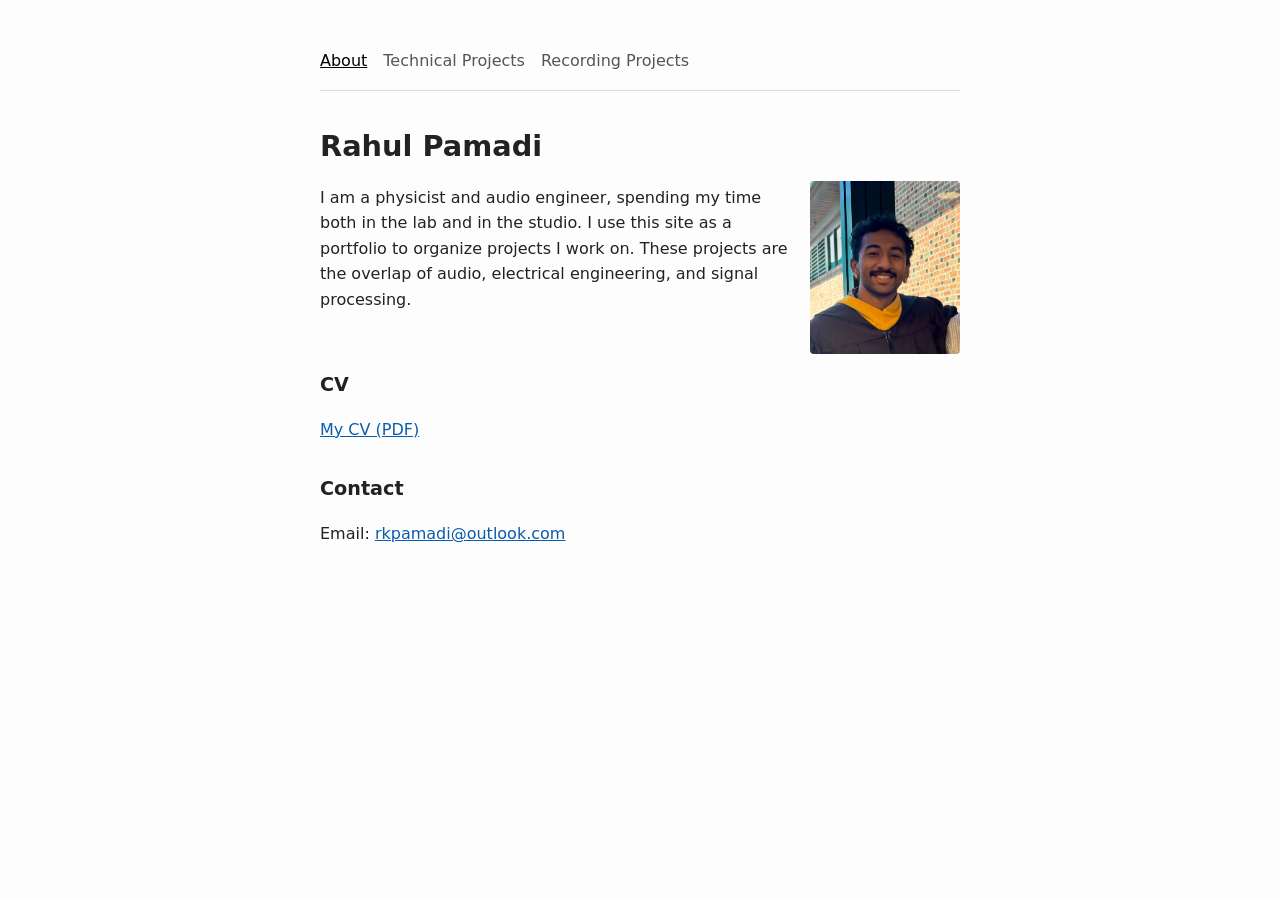
<file: index.html>
<!DOCTYPE html>
<html lang="en">
<head>
<meta charset="utf-8">
<meta name="viewport" content="width=device-width, initial-scale=1">
<title>Rahul Pamadi Portfolio</title>
<link rel="stylesheet" href="style.css?v=2">
</head>
<body>
<nav>
<a href="index.html" aria-current="page">About</a>
<a href="projects.html">Technical Projects</a>
<a href="recordings.html">Recording Projects</a>
</nav>
<hr>

<h1>Rahul Pamadi</h1>
<img class="portrait" src="images/me.jpg" alt="Rahul Pamadi in graduation regalia">
<p>
    I am a physicist and audio engineer, spending my time both in the lab and in the studio. I use this site as a portfolio to organize projects I work on. These projects are the overlap of audio, electrical engineering, and signal processing. 
</p>

<p>

    
</p>
<h2>CV</h2>
<p><a href="cv.pdf">My CV (PDF)</a></p>

<h2>Contact</h2>
<p>Email: <a href="mailto:rkpamadi@outlook.com">rkpamadi@outlook.com</a></p>
</body>
</html>
</file>
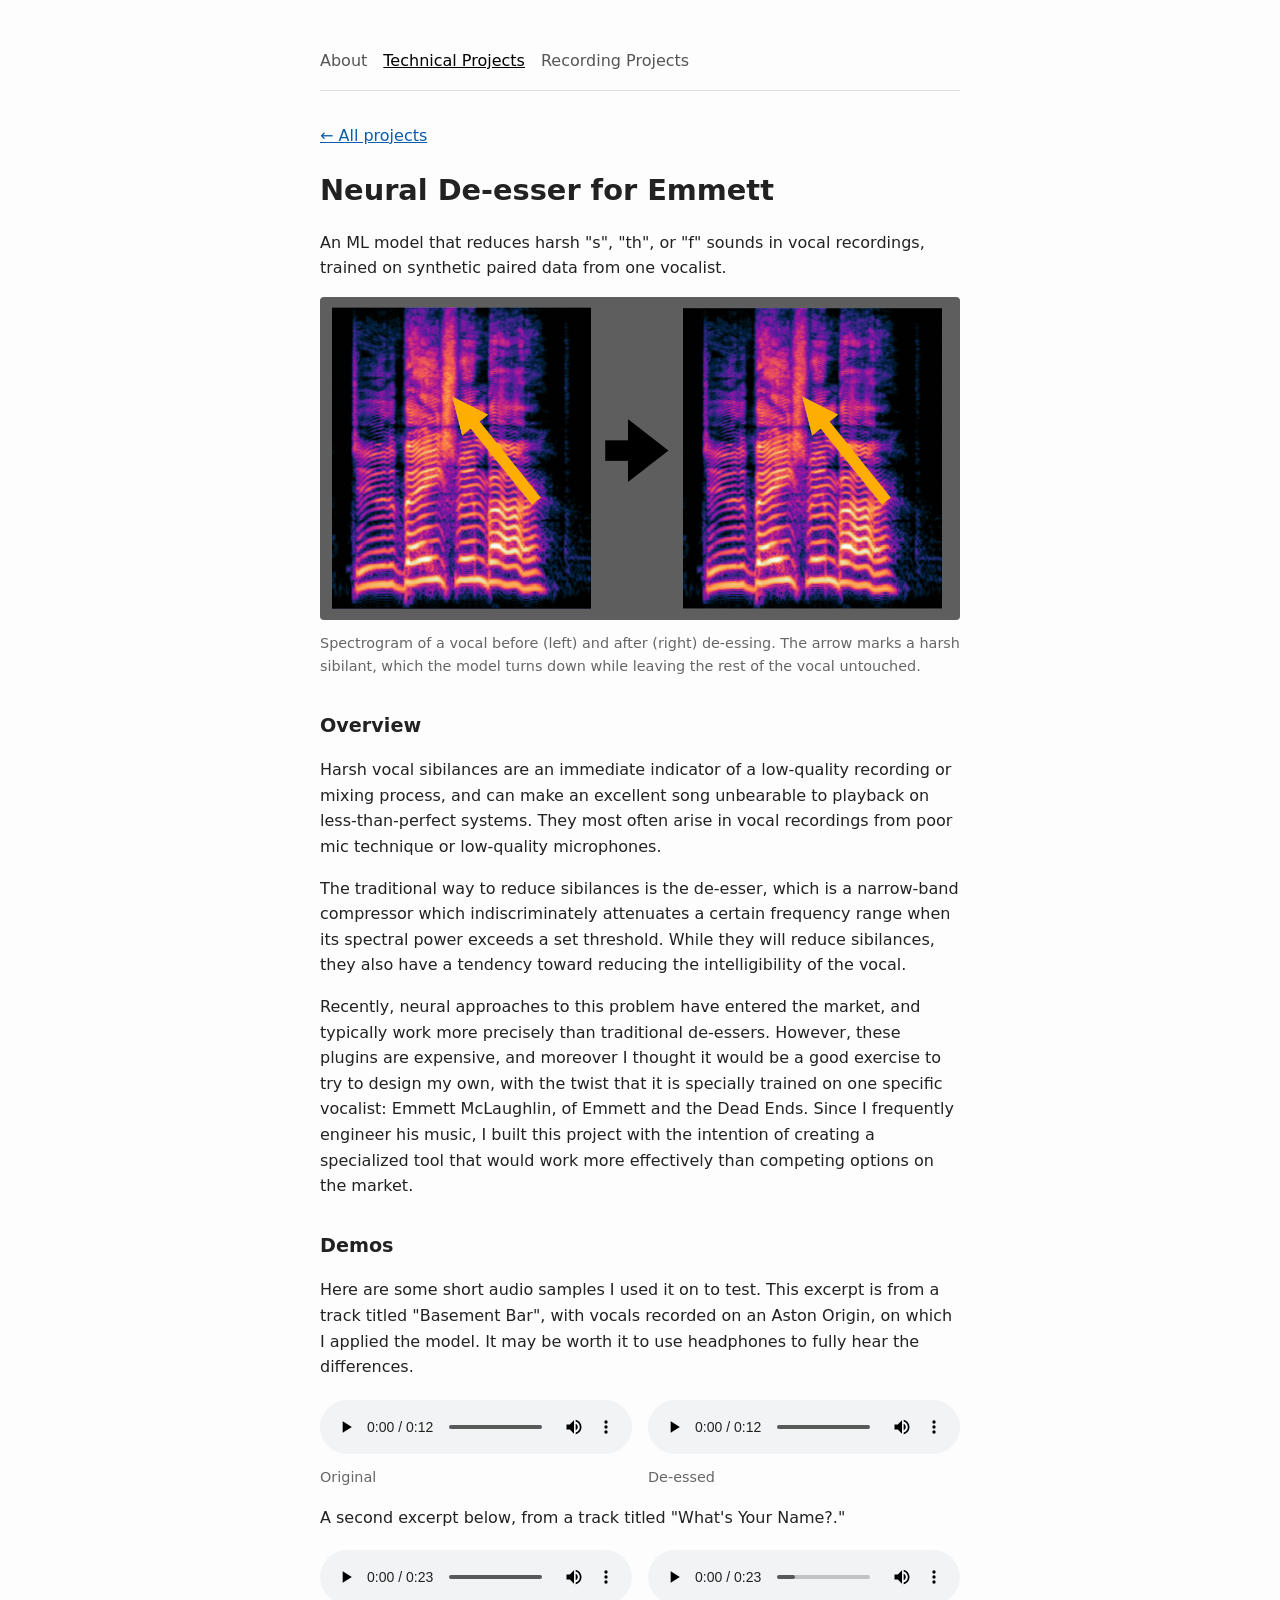
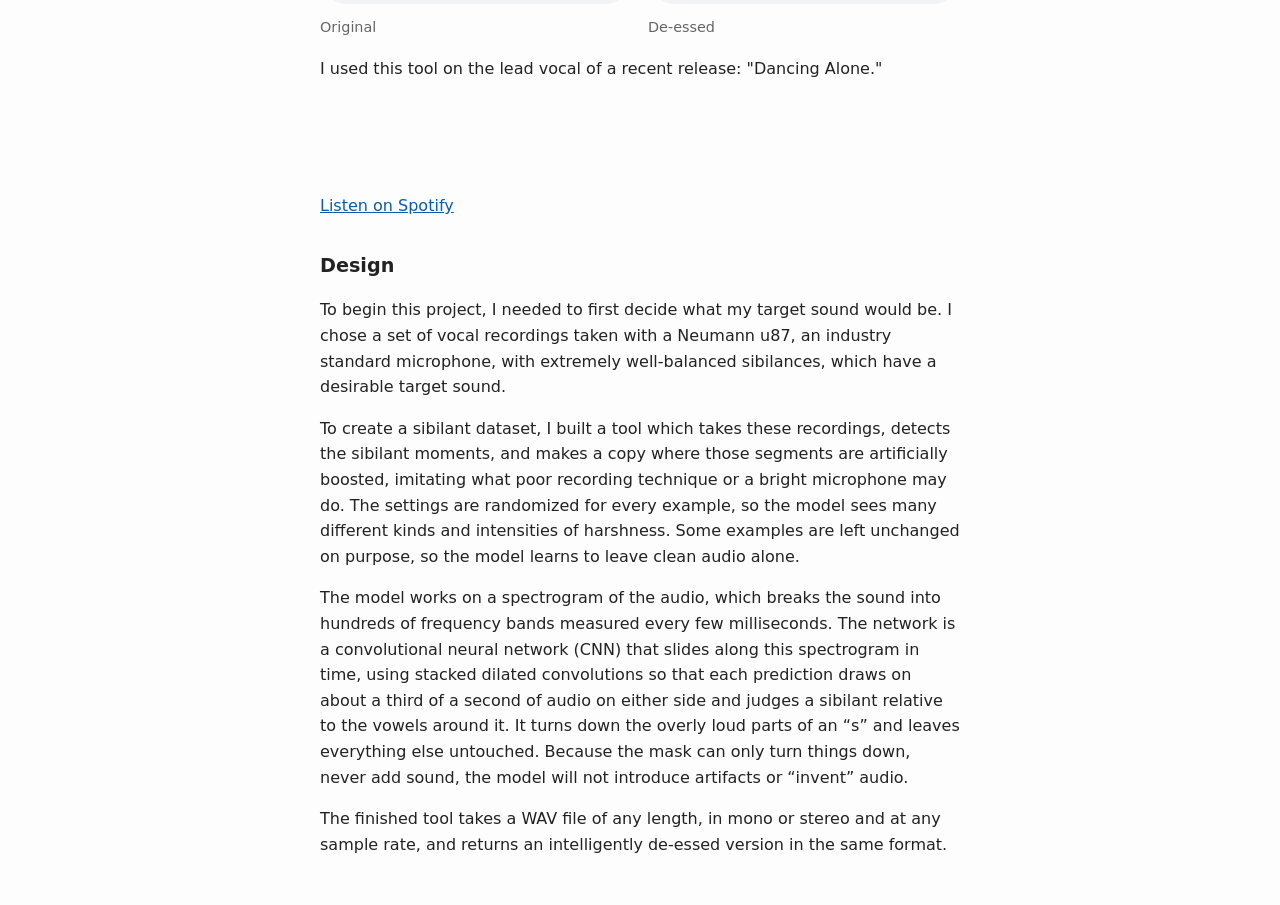
<file: project-neural-de-esser.html>
<!DOCTYPE html>
<html lang="en">
<head>
<meta charset="utf-8">
<meta name="viewport" content="width=device-width, initial-scale=1">
<title>Neural De-esser for Emmett</title>
<link rel="stylesheet" href="style.css?v=2">
</head>
<body>
<nav>
<a href="index.html">About</a>
<a href="projects.html" aria-current="page">Technical Projects</a>
<a href="recordings.html">Recording Projects</a>
</nav>
<hr>

<p><a href="projects.html">&larr; All projects</a></p>

<h1>Neural De-esser for Emmett</h1>
<p>
    An ML model that reduces harsh "s", "th", or "f" sounds in vocal recordings, trained on synthetic paired data from one vocalist.

</p>

<figure class="media">
<img src="images/spectrogram.png" alt="Spectrograms before and after de-essing: arrows point to a bright sibilant band that is noticeably dimmer after processing">
<figcaption class="caption">Spectrogram of a vocal before (left) and after (right) de-essing. The arrow marks a harsh sibilant, which the model turns down while leaving the rest of the vocal untouched.</figcaption>
</figure>

<h2>Overview</h2>
<p>Harsh vocal sibilances are an immediate indicator of a low-quality recording or mixing process, and can make an excellent song unbearable to playback on less-than-perfect systems. 
    They most often arise in vocal recordings from poor mic technique or low-quality microphones. 
</p> 
<p>
    The traditional way to reduce sibilances is the de-esser, which is a narrow-band compressor which indiscriminately 
    attenuates a certain frequency range when its spectral power exceeds a set threshold. While they will reduce sibilances, they also have a tendency toward reducing the intelligibility of the vocal.
</p>

<p>
    Recently, neural approaches to this problem have entered the market, and typically work more precisely than traditional de-essers. 
    However, these plugins are expensive, and moreover I thought it would be a good exercise to try to design my own, with the twist that it is specially trained on one specific vocalist: Emmett McLaughlin, of Emmett and the Dead Ends.
    Since I frequently engineer his music, I built this project with the intention of creating a specialized tool that would work more effectively than competing options on the market. 
</p>


<h2>Demos</h2>
<p>Here are some short audio samples I used it on to test. This excerpt is from a track titled "Basement Bar", with vocals recorded on an Aston Origin, on which I applied the model. It may be worth it to use headphones to fully hear the differences.</p>

<div class="figures">
    <figure>
    <audio controls preload="metadata" src="audio/de-esser/bb-original.mp3"></audio>
    <figcaption class="caption">Original</figcaption>
    </figure>
    <figure>
    <audio controls preload="metadata" src="audio/de-esser/bb-deessed.mp3"></audio>
    <figcaption class="caption">De-essed</figcaption>
    </figure>
    </div>

<p>A second excerpt below, from a track titled "What's Your Name?."</p>

<div class="figures">
    <figure>
    <audio controls preload="metadata" src="audio/de-esser/wyg-original.mp3"></audio>
    <figcaption class="caption">Original</figcaption>
    </figure>
    <figure>
    <audio controls preload="metadata" src="audio/de-esser/wyg-deessed.mp3"></audio>
    <figcaption class="caption">De-essed</figcaption>
    </figure>
    </div>

<p>I used this tool on the lead vocal of a recent release: "Dancing Alone."</p>
<iframe class="spotify" src="https://open.spotify.com/embed/track/6etWMOxVkcCdnVohMgFf5l" height="80" allow="autoplay; clipboard-write; encrypted-media; fullscreen; picture-in-picture" loading="lazy" title="Dancing Alone on Spotify"></iframe>
<p><a href="https://open.spotify.com/track/6etWMOxVkcCdnVohMgFf5l">Listen on Spotify</a></p>
    


<h2>Design</h2>
<p> 
    
    To begin this project, I needed to first decide what my target sound would be. I chose a set of vocal recordings taken with a Neumann u87, an industry standard microphone, with extremely well-balanced sibilances, which have a desirable target sound.
    
</p>
<p>
    
    To create a sibilant dataset, I built a tool which takes these recordings, detects the sibilant moments, and makes a copy where those segments are artificially boosted, imitating what poor recording technique or a bright microphone may do. 
    The settings are randomized for every example, so the model sees many different kinds and intensities of harshness. Some examples are left unchanged on purpose, so the model learns to leave clean audio alone.
</p>

<p> 
    The model works on a spectrogram of the audio, which breaks the sound into hundreds of
    frequency bands measured every few milliseconds. The network is a convolutional neural
    network (CNN) that slides along this spectrogram in time, using stacked dilated convolutions
    so that each prediction draws on about a third of a second of audio on either side and judges
    a sibilant relative to the vowels around it. It turns down the overly loud parts of an “s” and leaves everything else
    untouched. Because the mask can only turn things down, never add sound, the model will not
    introduce artifacts or “invent” audio.
</p>
<p>

    The finished tool takes a WAV file of any length, in mono or stereo and at any sample rate, and returns an intelligently de-essed version in the same format.

</p>
</body>
</html>
</file>
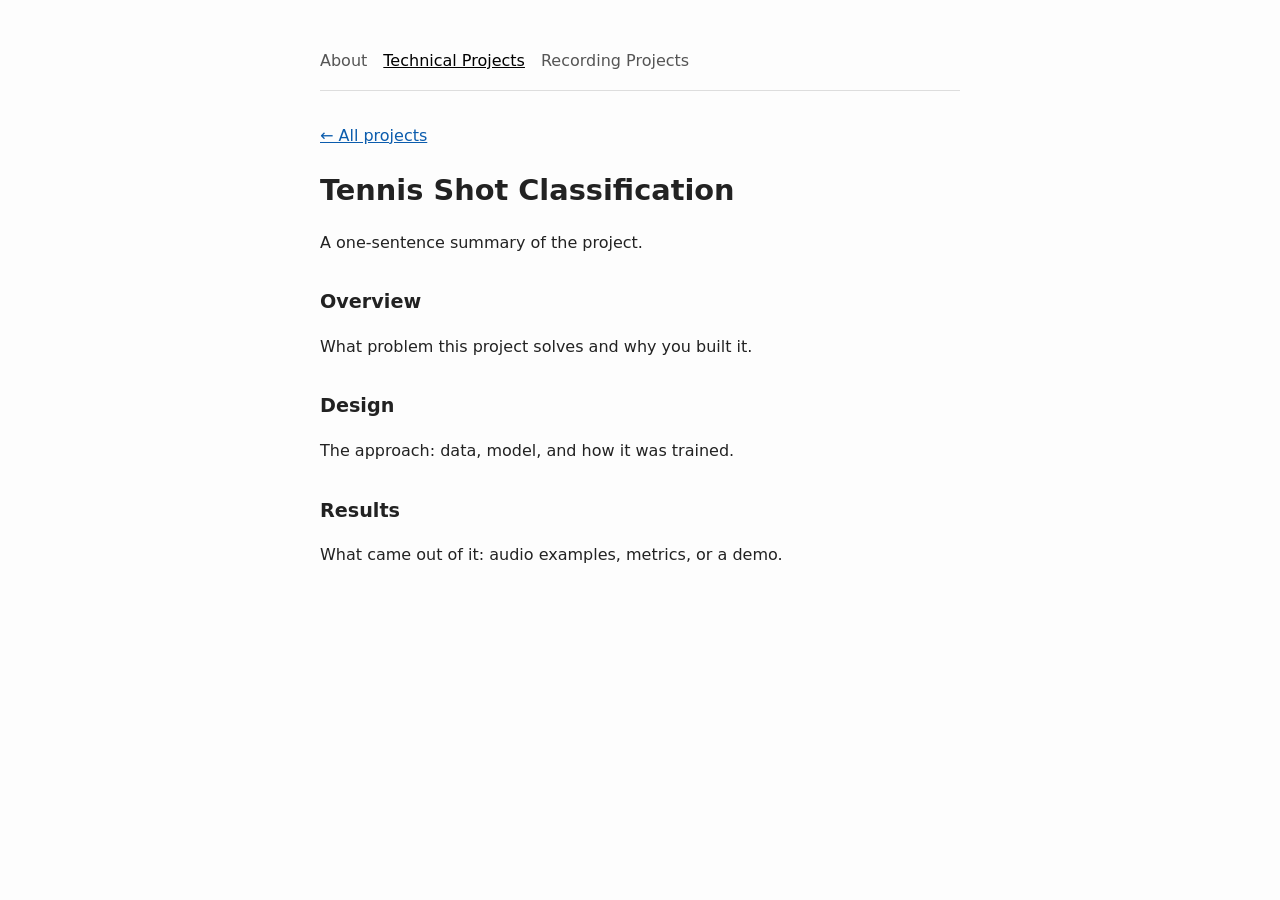
<file: project-tennis-shot-classification.html>
<!DOCTYPE html>
<html lang="en">
<head>
<meta charset="utf-8">
<meta name="viewport" content="width=device-width, initial-scale=1">
<title>Tennis Shot Classification</title>
<link rel="stylesheet" href="style.css?v=2">
</head>
<body>
<nav>
<a href="index.html">About</a>
<a href="projects.html" aria-current="page">Technical Projects</a>
<a href="recordings.html">Recording Projects</a>
</nav>
<hr>

<p><a href="projects.html">&larr; All projects</a></p>

<h1>Tennis Shot Classification</h1>
<p>A one-sentence summary of the project.</p>

<h2>Overview</h2>
<p>What problem this project solves and why you built it.</p>

<h2>Design</h2>
<p>The approach: data, model, and how it was trained.</p>

<h2>Results</h2>
<p>What came out of it: audio examples, metrics, or a demo.</p>
</body>
</html>
</file>
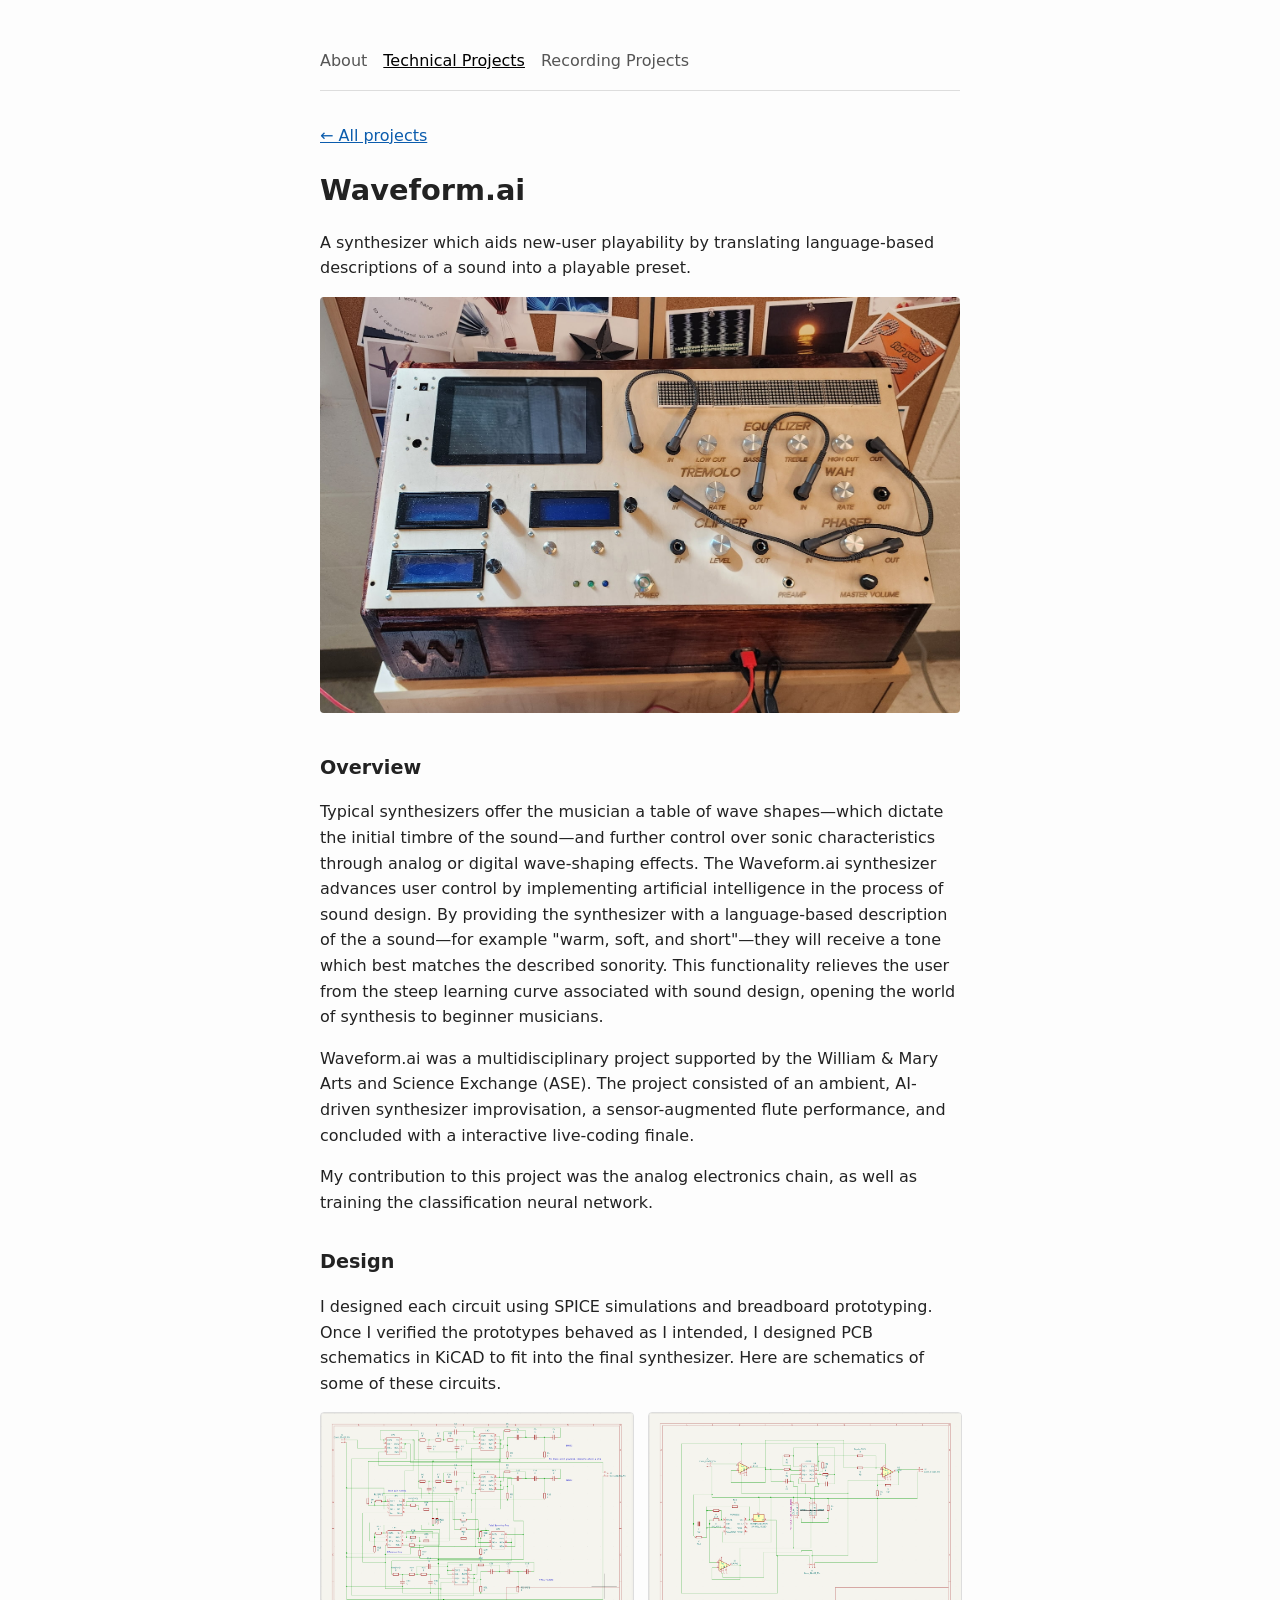
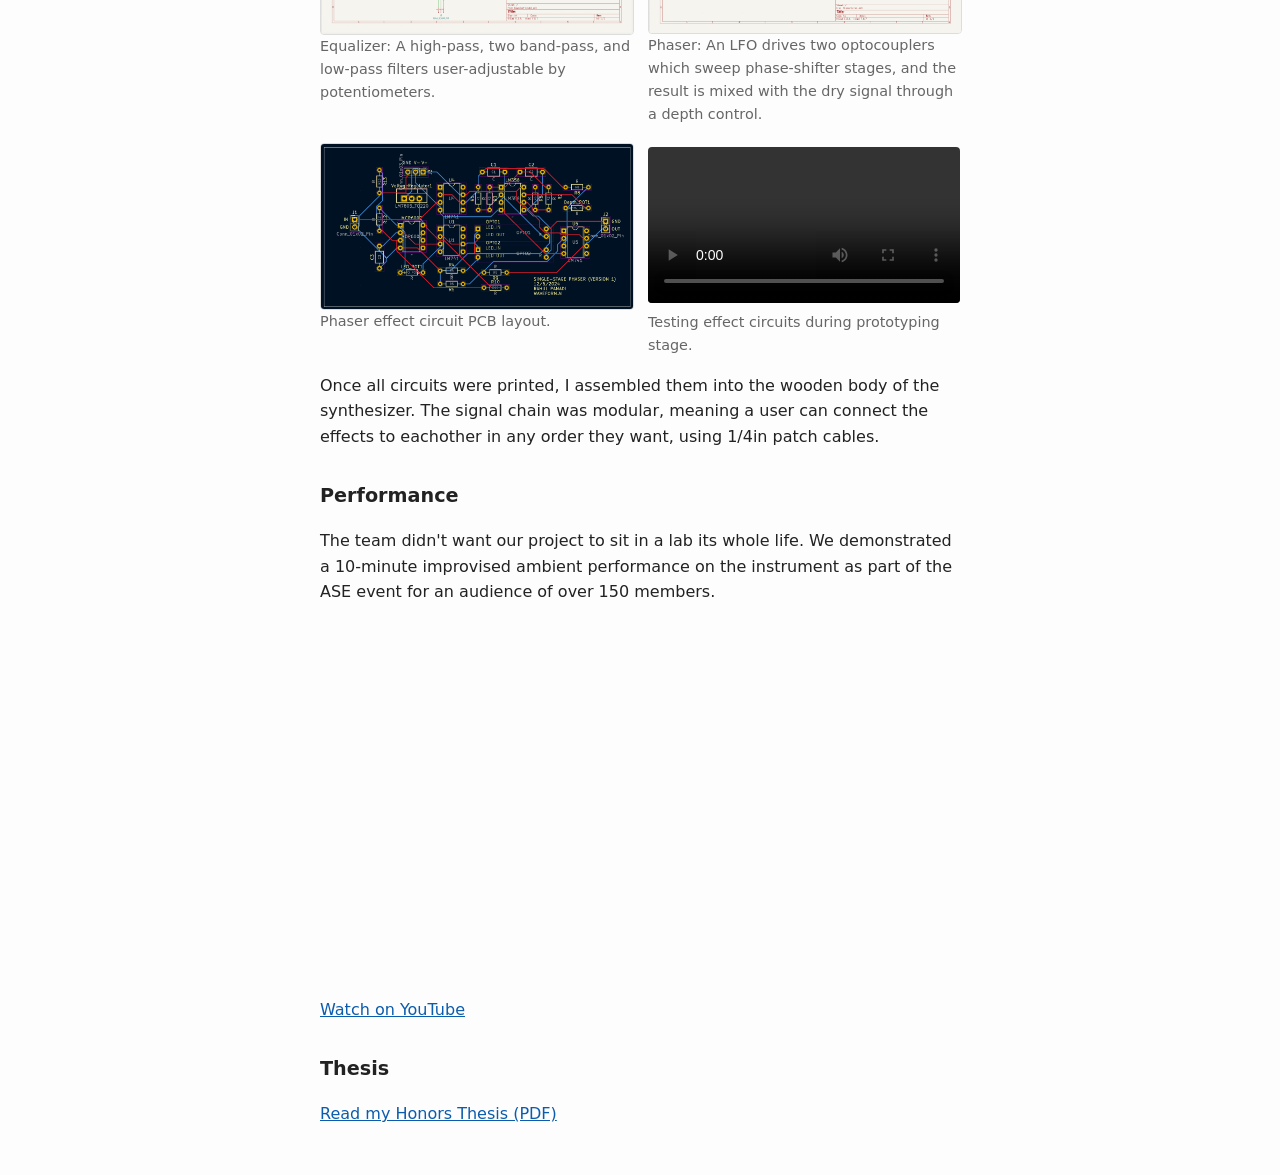
<file: project-waveform-ai.html>
<!DOCTYPE html>
<html lang="en">
<head>
<meta charset="utf-8">
<meta name="viewport" content="width=device-width, initial-scale=1">
<title>Waveform.ai</title>
<link rel="stylesheet" href="style.css?v=2">
</head>
<body>
<nav>
<a href="index.html">About</a>
<a href="projects.html" aria-current="page">Technical Projects</a>
<a href="recordings.html">Recording Projects</a>
</nav>
<hr>

<p><a href="projects.html">&larr; All projects</a></p>

<h1>Waveform.ai</h1>
<p>A synthesizer which aids new-user playability by translating language-based descriptions of a sound into a playable preset.</p>

<img src="images/Synth.jpg" alt="The Waveform.ai synthesizer: a wooden enclosure with a touchscreen, three LCD displays, an LED matrix, and patchable equalizer, tremolo, wah, clipper and phaser modules">

<h2>Overview</h2>
<p>
    Typical synthesizers offer the musician a table of wave shapes—which dictate the initial timbre of the sound—and further control over sonic characteristics through analog or digital wave-shaping effects. 
    The Waveform.ai synthesizer advances user control by implementing artificial intelligence in the process of sound design. 
    By providing the synthesizer with a language-based description of the a sound—for example "warm, soft, and short"—they will receive a tone which best matches the described sonority. 
    This functionality relieves the user from the steep learning curve associated with sound design, opening the world of synthesis to beginner musicians. 
 </p>

 <p>
    Waveform.ai was a multidisciplinary project supported by the William & Mary Arts and Science Exchange (ASE). 
    The project consisted of an ambient, AI-driven synthesizer improvisation, a sensor-augmented flute performance, and concluded with a interactive live-coding finale. 
 </p>

 <p>
   My contribution to this project was the analog electronics chain, as well as training the classification neural network.
 </p>

<h2>Design</h2>
<p>I designed each circuit using SPICE simulations and breadboard prototyping. Once I verified the prototypes behaved as I intended, I designed PCB schematics in KiCAD to fit into the final synthesizer. Here are schematics of some of these circuits. </p>

<div class="figures">
<figure>
<a href="images/eq-schematic.png"><img src="images/eq-schematic.png" alt="KiCad schematic of the equalizer circuit"></a>
<figcaption class="caption">Equalizer: A high-pass, two band-pass, and low-pass filters user-adjustable by potentiometers.</figcaption>
</figure>
<figure>
<a href="images/phaser-schematic.png"><img src="images/phaser-schematic.png" alt="KiCad schematic of the phaser circuit"></a>
<figcaption class="caption">Phaser: An LFO drives two optocouplers which sweep phase-shifter stages, and the result is mixed with the dry signal through a depth control.</figcaption>
</figure>
<figure>
<a href="images/phaser-pcb.png"><img src="images/phaser-pcb.png" alt="KiCad PCB layout of a single-stage phaser"></a>
<figcaption class="caption">Phaser effect circuit PCB layout.</figcaption>
</figure>
<figure>
<video class="video" controls preload="metadata">
    <source src="videos/capstone.mp4" type="video/mp4">
    <a href="videos/capstone.mp4">Download the capstone video</a>
</video>
<figcaption class="caption">Testing effect circuits during prototyping stage.</figcaption>
</figure>

</div>

<p>
    Once all circuits were printed, I assembled them into the wooden body of the synthesizer. The signal chain was modular, meaning a user can connect the effects to eachother in any order they want, using 1/4in patch cables.
</p>

<h2>Performance</h2>
<p>The team didn't want our project to sit in a lab its whole life. We demonstrated a 10-minute improvised ambient performance on the instrument as part of the ASE event for an audience of over 150 members.</p>

<iframe class="video" src="https://www.youtube-nocookie.com/embed/omBkMy99RT8" allow="encrypted-media; fullscreen; picture-in-picture" allowfullscreen loading="lazy" title="Waveform.ai synthesizer video"></iframe>
<p><a href="https://www.youtube.com/watch?v=omBkMy99RT8">Watch on YouTube</a></p>

<h2>Thesis</h2>
<p><a href="honors-thesis.pdf">Read my Honors Thesis (PDF)</a></p>
</body>
</html>
</file>
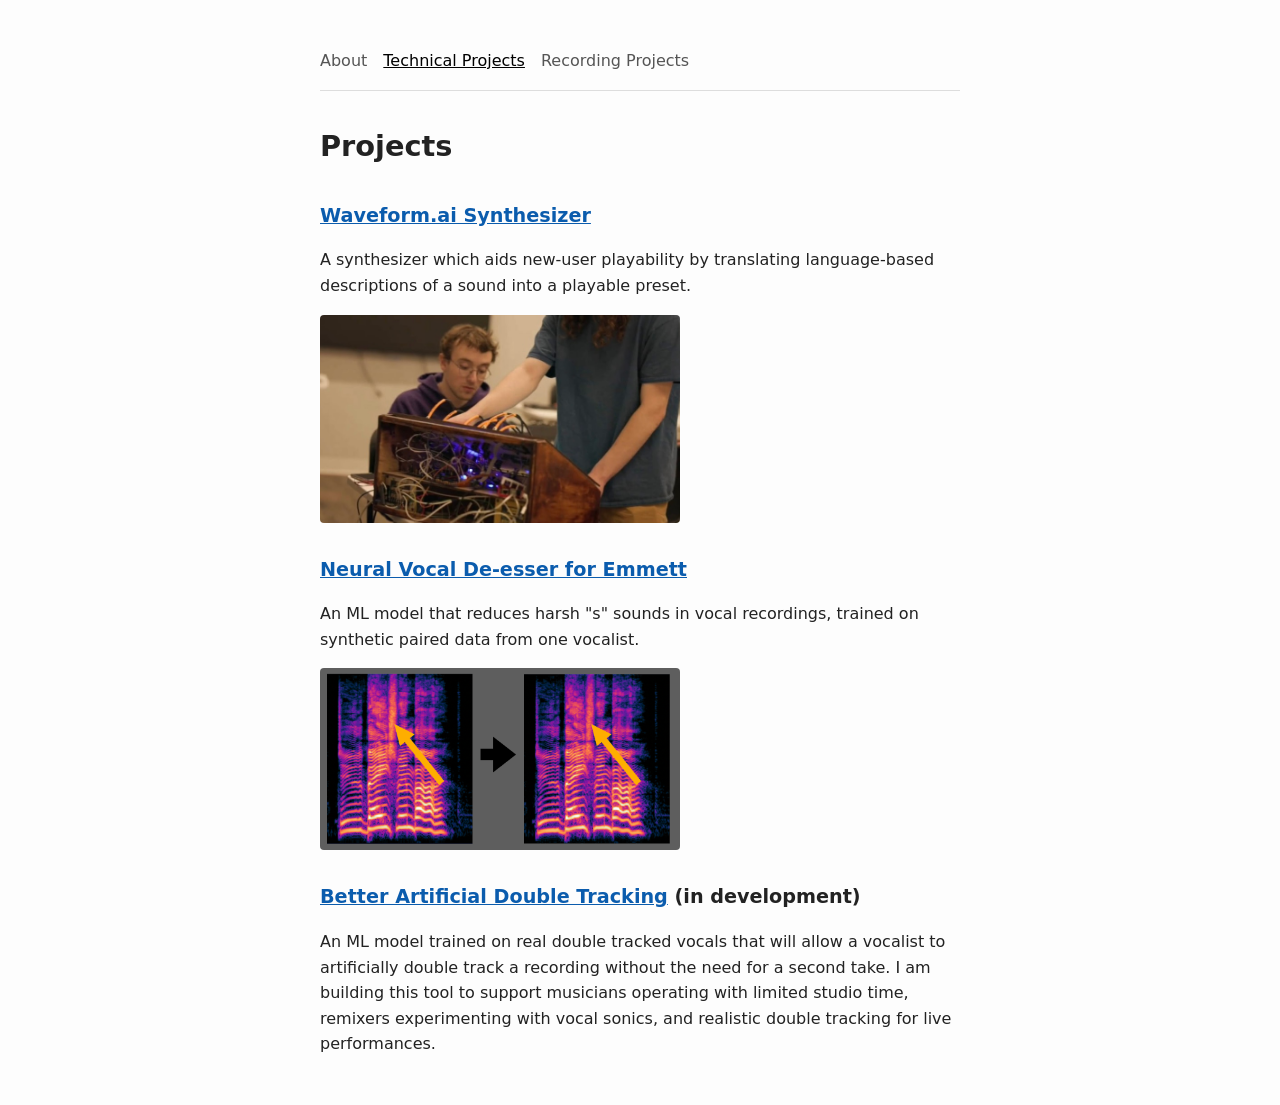
<file: projects.html>
<!DOCTYPE html>
<html lang="en">
<head>
<meta charset="utf-8">
<meta name="viewport" content="width=device-width, initial-scale=1">
<title>Projects</title>
<link rel="stylesheet" href="style.css?v=2">
</head>
<body>
<nav>
<a href="index.html">About</a>
<a href="projects.html" aria-current="page">Technical Projects</a>
<a href="recordings.html">Recording Projects</a>
</nav>
<hr>

<h1>Projects</h1>

<h2><a href="project-waveform-ai.html">Waveform.ai Synthesizer</a></h2>
<p>A synthesizer which aids new-user playability by translating language-based descriptions of a sound into a playable preset.</p>

<a href="project-waveform-ai.html"><img class="project-thumb" src="images/demo.jpg?v=2" alt="Patching cables into the Waveform.ai synthesizer during a demo"></a>

<h2><a href="project-neural-de-esser.html">Neural Vocal De-esser for Emmett</a></h2>
<p>An ML model that reduces harsh "s" sounds in vocal recordings, trained on synthetic paired data from one vocalist.</p>

<a href="project-neural-de-esser.html"><img class="project-thumb" src="images/spectrogram.png" alt="Spectrograms before and after de-essing: arrows point to a bright sibilant band that is noticeably dimmer after processing"></a>

<h2><span class="link-style">Better Artificial Double Tracking</span> (in development)</h2>
<p>An ML model trained on real double tracked vocals that will allow a vocalist to artificially double track a recording without the need for a second take. 
    I am building this tool to support musicians operating with limited studio time, remixers experimenting with vocal sonics, and realistic double tracking for live performances. </p>
</body>
</html>
</file>
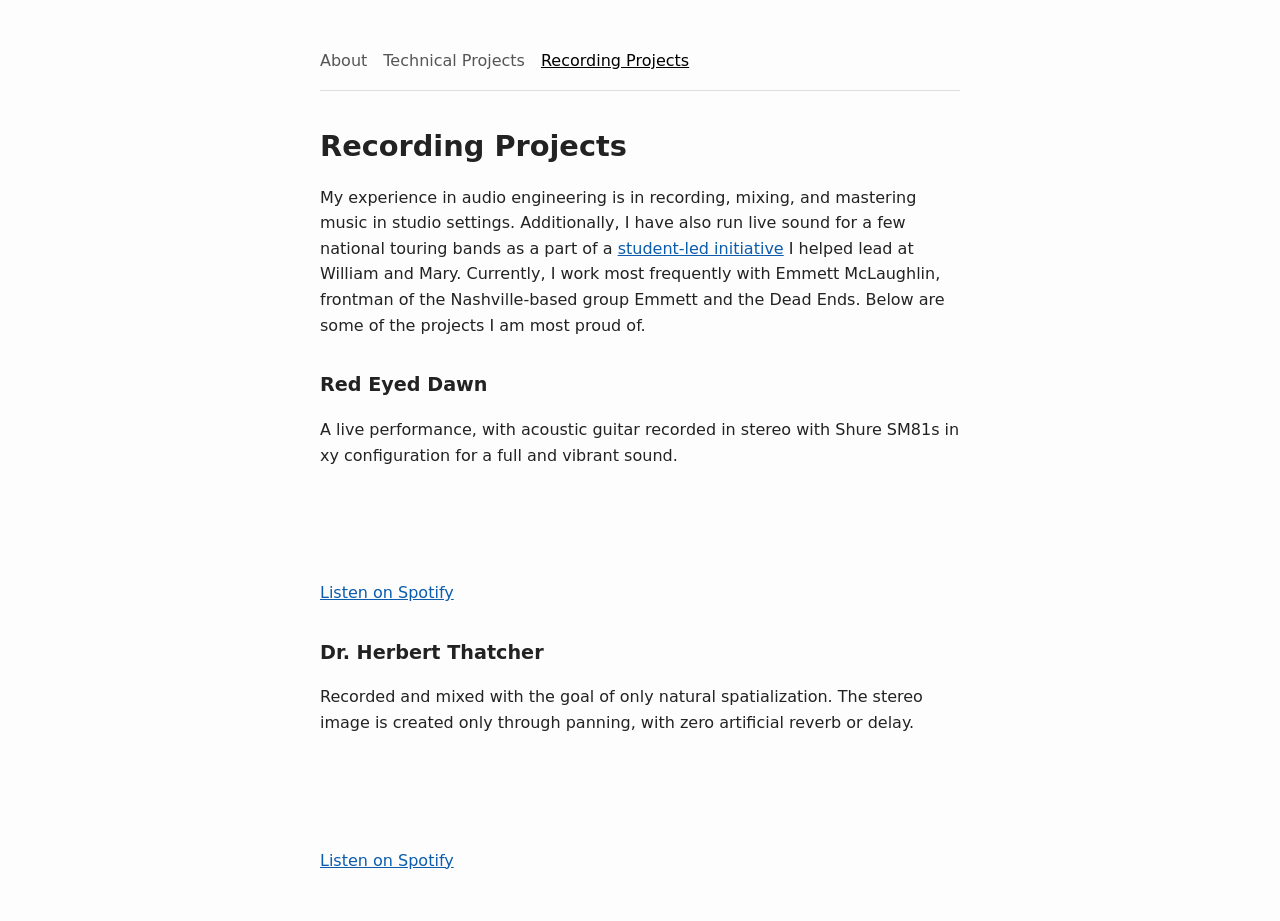
<file: recordings.html>
<!DOCTYPE html>
<html lang="en">
<head>
<meta charset="utf-8">
<meta name="viewport" content="width=device-width, initial-scale=1">
<title>Recording Projects</title>
<link rel="stylesheet" href="style.css?v=2">
</head>
<body>
<nav>
<a href="index.html">About</a>
<a href="projects.html">Technical Projects</a>
<a href="recordings.html" aria-current="page">Recording Projects</a>
</nav>
<hr>

<h1>Recording Projects</h1>

<p>
My experience in audio engineering is in recording, mixing, and mastering music in studio settings. Additionally, I have also run live sound for a few national touring bands as a part of a <a href="https://www.flathatmagazine.com/blog/tribelive-and-the-edge-of-williamsburgs-music-revival">student-led initiative</a> I helped lead at William and Mary.
Currently, I work most frequently with Emmett McLaughlin, frontman of the Nashville-based group Emmett and the Dead Ends. Below are some of the projects I am most proud of.
</p>



<h2>Red Eyed Dawn</h2>
<p>A live performance, with acoustic guitar recorded in stereo with Shure SM81s in xy configuration for a full and vibrant sound.</p>
<iframe class="spotify" src="https://open.spotify.com/embed/track/44UMRcyLpHuWXO7C9K2dqX" height="80" allow="autoplay; clipboard-write; encrypted-media; fullscreen; picture-in-picture" loading="lazy" title="Red Eyed Dawn on Spotify"></iframe>
<p><a href="https://open.spotify.com/track/44UMRcyLpHuWXO7C9K2dqX">Listen on Spotify</a></p>

<h2>Dr. Herbert Thatcher</h2>
<p>Recorded and mixed with the goal of only natural spatialization. The stereo image is created only through panning, with zero artificial reverb or delay.</p>
<iframe class="spotify" src="https://open.spotify.com/embed/track/6ZJZzSsF5qEDuDCIBhnqvs" height="80" allow="autoplay; clipboard-write; encrypted-media; fullscreen; picture-in-picture" loading="lazy" title="Dr. Herbert Thatcher on Spotify"></iframe>
<p><a href="https://open.spotify.com/track/6ZJZzSsF5qEDuDCIBhnqvs">Listen on Spotify</a></p>
</body>
</html>
</file>
<file: style.css>
body {
  max-width: 640px;
  margin: 3rem auto;
  padding: 0 1rem;
  font-family: system-ui, -apple-system, "Segoe UI", sans-serif;
  line-height: 1.6;
  color: #222;
  background: #fdfdfd;
}

nav {
  display: flex;
  flex-wrap: wrap;
  gap: 0.4rem 1rem;
}

nav a {
  color: #555;
  text-decoration: none;
  white-space: nowrap;
}

nav a:hover,
nav a[aria-current="page"] {
  color: #000;
  text-decoration: underline;
}

hr {
  border: none;
  border-top: 1px solid #ddd;
  margin: 1rem 0 2rem;
}

h1 { font-size: 1.8rem; margin-bottom: 0.5rem; }
h2 { font-size: 1.2rem; margin-top: 2rem; }

a, .link-style { color: #0b5cad; }
.link-style { text-decoration: underline; }

img {
  max-width: 100%;
  height: auto;
  border-radius: 4px;
}

.spotify {
  display: block;
  width: 100%;
  border: 0;
  border-radius: 12px;
  margin: 0.25rem 0 0.5rem;
}

.caption {
  font-size: 0.9rem;
  color: #666;
}

audio {
  display: block;
  width: 100%;
  margin: 0.25rem 0 0.75rem;
}

.media {
  margin: 1rem 0;
}

.media figcaption {
  margin-top: 0.3rem;
}

.portrait {
  float: right;
  width: 150px;
  margin: 0.25rem 0 1rem 1.25rem;
}

h2 { clear: both; }

.project-thumb {
  display: block;
  max-width: 360px;
}

.figures {
  display: grid;
  grid-template-columns: 1fr 1fr;
  gap: 1rem;
  margin: 1rem 0;
}

.figures figure {
  margin: 0;
}

.figures img {
  display: block;
  border: 1px solid #ddd;
}

@media (max-width: 480px) {
  body { margin: 1.5rem auto; }
  .figures { grid-template-columns: 1fr; }
  .portrait { width: 110px; }
}

@media (prefers-color-scheme: dark) {
  body { color: #ddd; background: #161616; }
  nav a { color: #aaa; }
  nav a:hover, nav a[aria-current="page"] { color: #fff; }
  hr { border-top-color: #333; }
  a, .link-style { color: #6cb0f5; }
  .caption { color: #999; }
}

.video {
  display: block;
  width: 100%;
  border-radius: 4px;
  margin: 0.25rem 0 0.5rem;
}

iframe.video {
  aspect-ratio: 16 / 9;
  border: 0;
}
</file>
